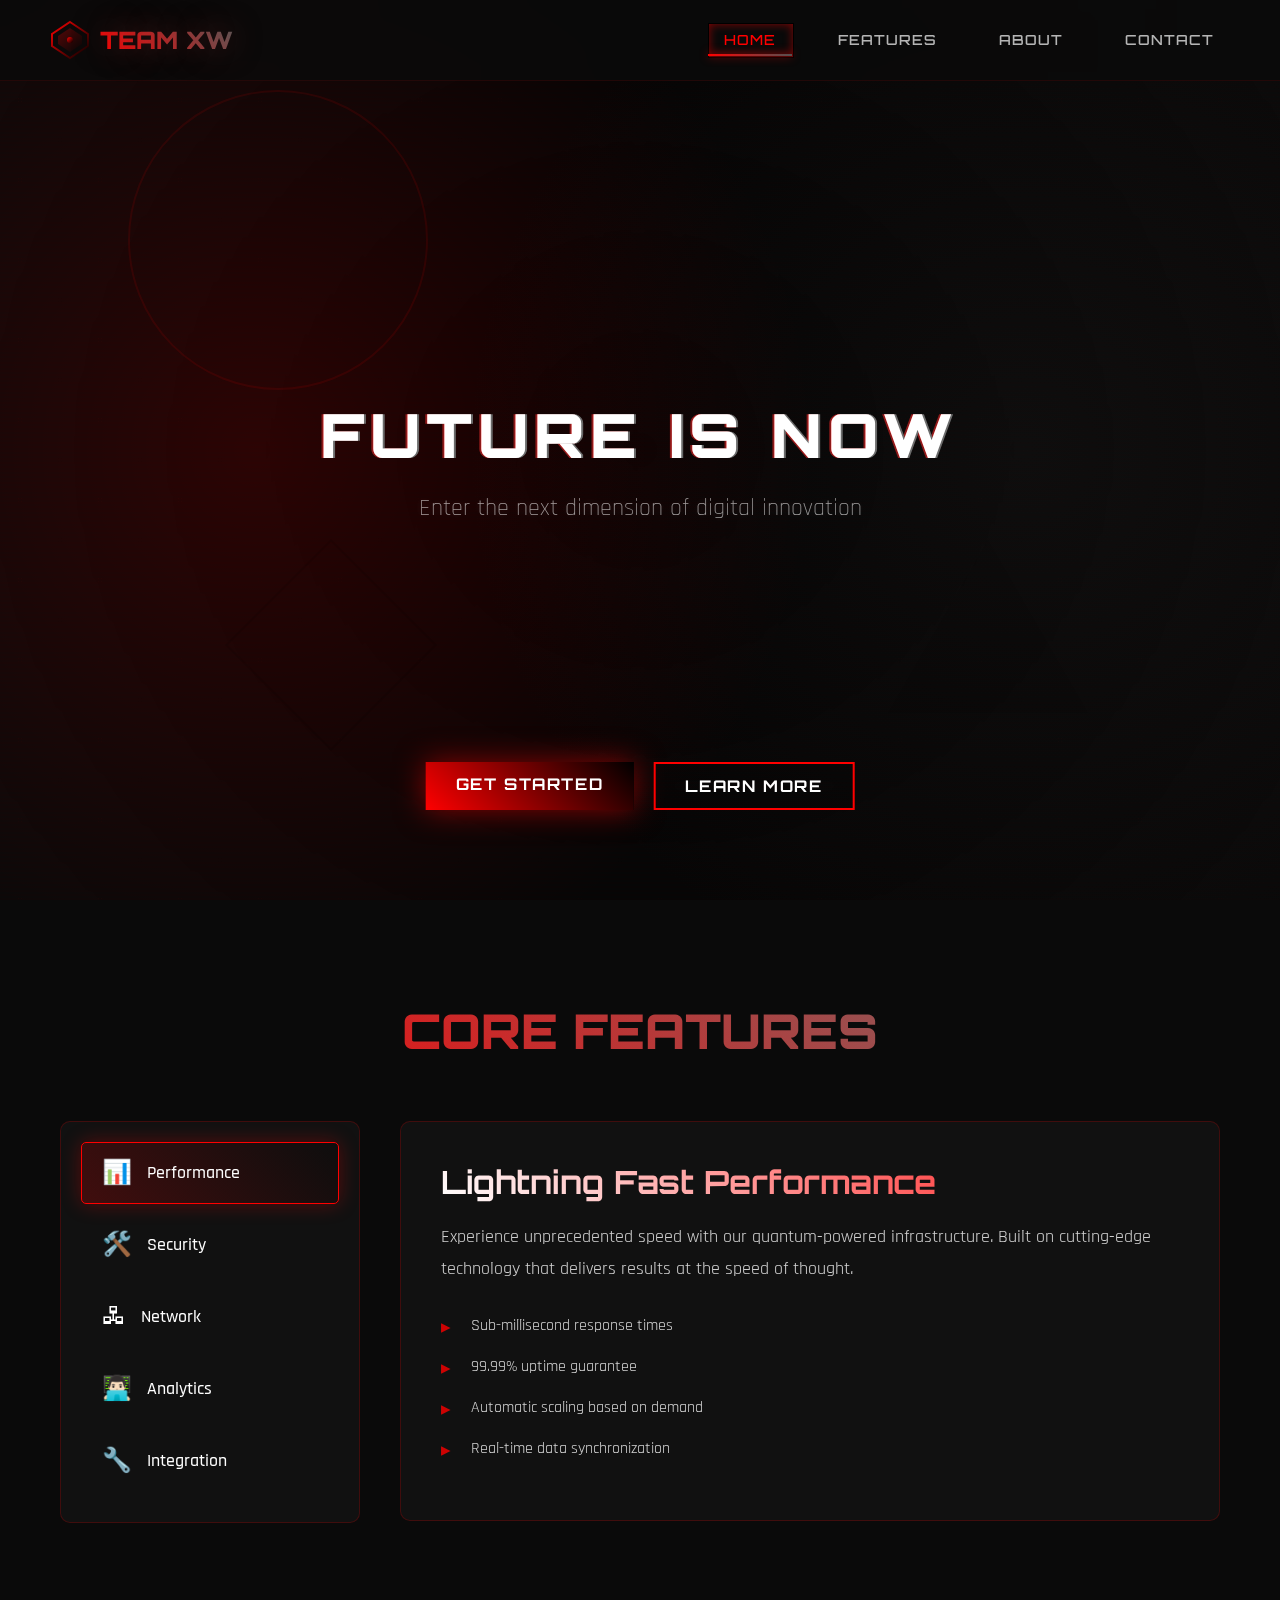
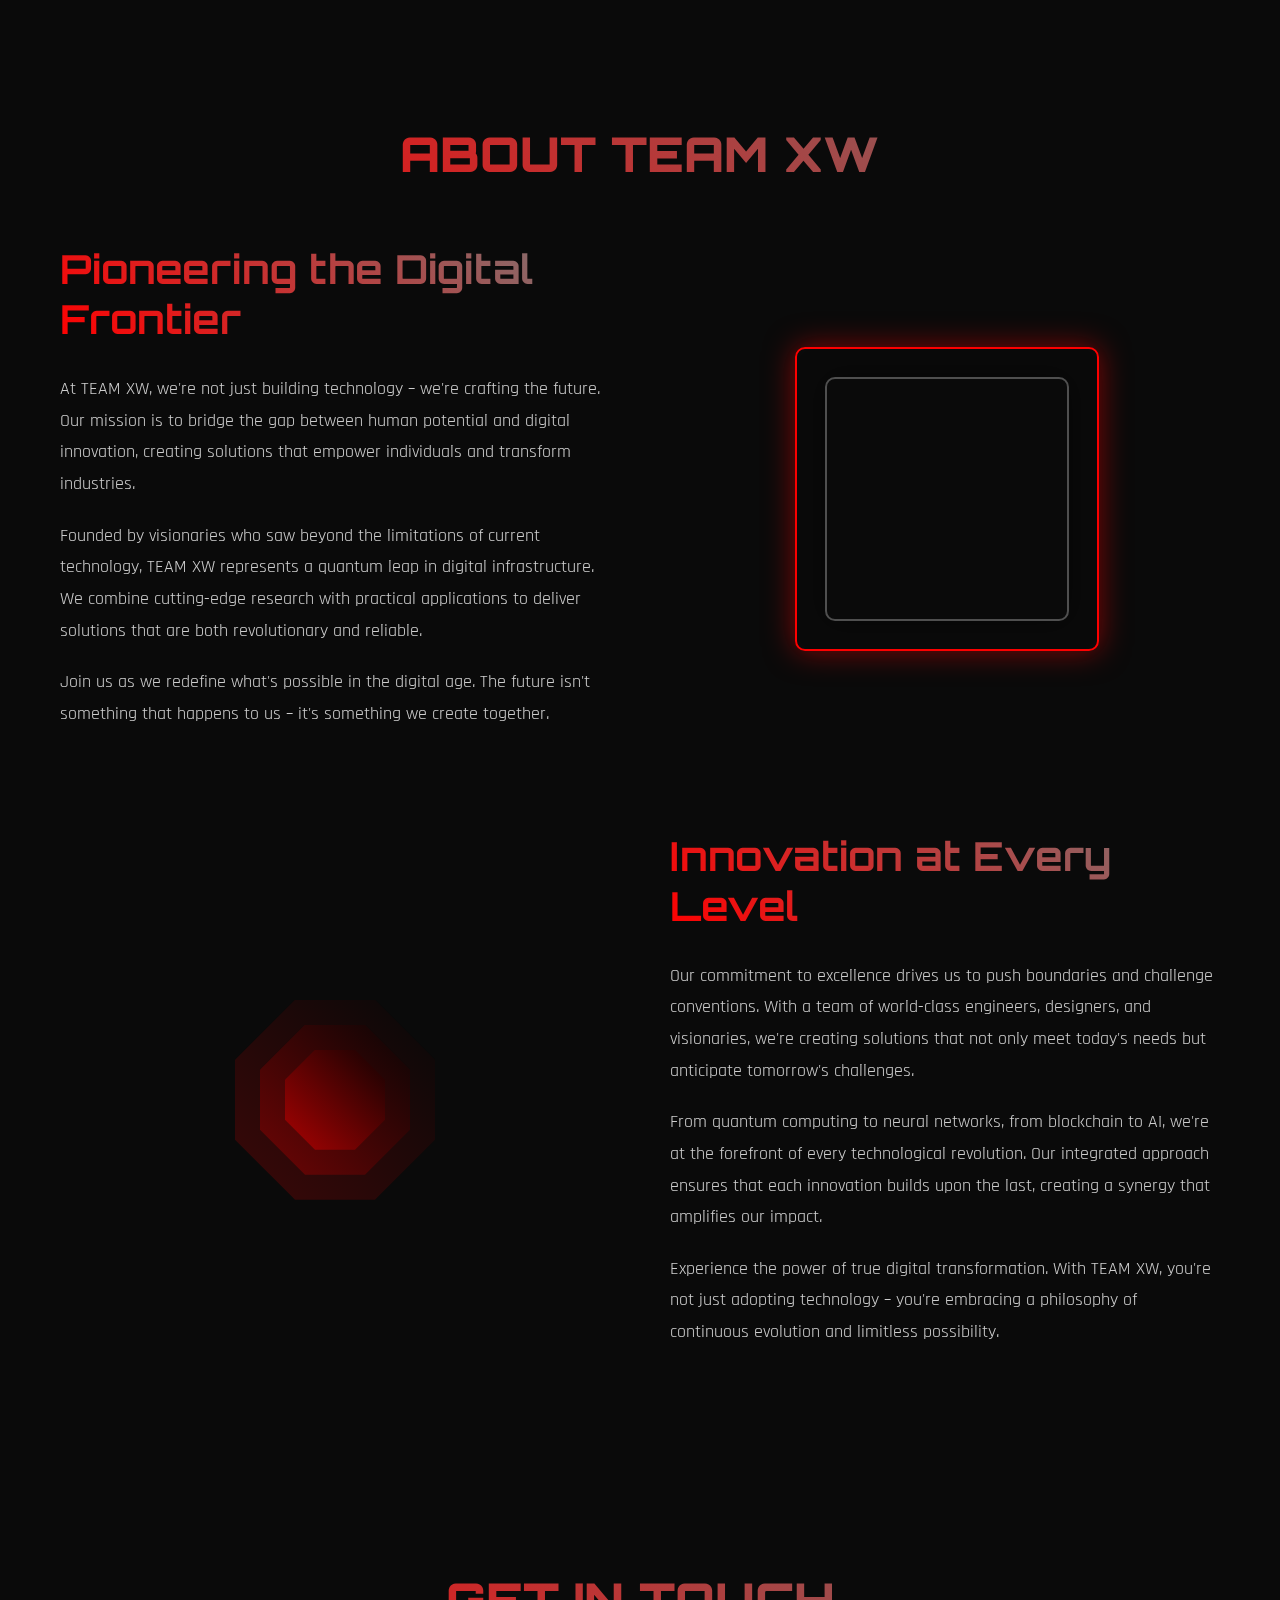
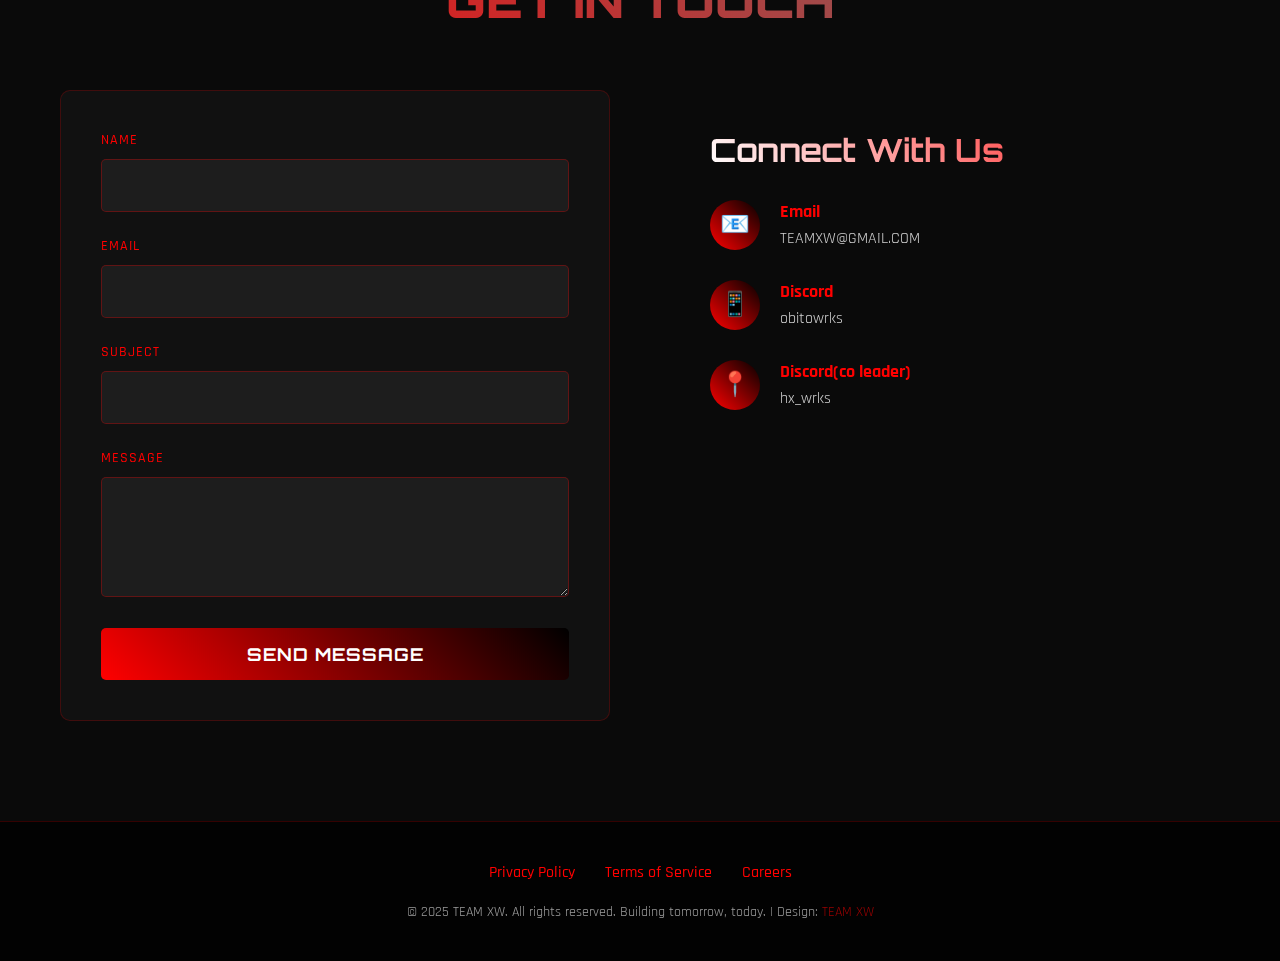
<file: index.html>
<!DOCTYPE html>
<html lang="en">
<head>
    <meta charset="UTF-8">
    <meta name="viewport" content="width=device-width, initial-scale=1.0">
    <title>TEAM XW</title>
    <link rel="icon" type="image/svg+xml" href="data:image/svg+xml,%3Csvg viewBox='0 0 40 40' xmlns='http://www.w3.org/2000/svg'%3E%3Cdefs%3E%3ClinearGradient id='logoGradient' x1='0%25' y1='0%25' x2='100%25' y2='100%25'%3E%3Cstop offset='0%25' style='stop-color:%23FF0000;stop-opacity:1' /%3E%3Cstop offset='100%25' style='stop-color:%23000000;stop-opacity:1' /%3E%3C/linearGradient%3E%3C/defs%3E%3Cpolygon points='20,2 38,14 38,26 20,38 2,26 2,14' fill='none' stroke='url(%23logoGradient)' stroke-width='2'/%3E%3Cpolygon points='20,8 32,16 32,24 20,32 8,24 8,16' fill='url(%23logoGradient)' opacity='0.3'/%3E%3Ccircle cx='20' cy='20' r='3' fill='url(%23logoGradient)'/%3E%3C/svg%3E">
    <link href="https://fonts.googleapis.com/css2?family=Orbitron:wght@400;700;900&family=Rajdhani:wght@300;400;500;700&display=swap" rel="stylesheet">
    <link href="teamxw.css" rel="stylesheet">

</head>
<body>
    <!-- Animated Grid Background -->
    <div class="grid-bg"></div>
    <div class="gradient-overlay"></div>
    <div class="scanlines"></div>

    <!-- Animated Shapes -->
    <div class="shapes-container">
        <div class="shape shape-circle"></div>
        <div class="shape shape-triangle"></div>
        <div class="shape shape-square"></div>
    </div>

    <!-- Floating Particles -->
    <div id="particles"></div>

    <!-- Navigation -->
    <nav id="navbar">
        <div class="nav-container">
            <a href="#home" class="logo-link">
                <svg class="logo-svg" viewBox="0 0 40 40" xmlns="http://www.w3.org/2000/svg">
                    <defs>
                        <linearGradient id="logoGradient" x1="0%" y1="0%" x2="100%" y2="100%">
                            <stop offset="0%" style="stop-color:#FF0000;stop-opacity:1" />
                            <stop offset="100%" style="stop-color:#000000;stop-opacity:1" />
                        </linearGradient>
                    </defs>
                    <polygon points="20,2 38,14 38,26 20,38 2,26 2,14" fill="none" stroke="url(#logoGradient)" stroke-width="2"/>
                    <polygon points="20,8 32,16 32,24 20,32 8,24 8,16" fill="url(#logoGradient)" opacity="0.3"/>
                    <circle cx="20" cy="20" r="3" fill="url(#logoGradient)"/>
                </svg>
                <span class="logo-text">TEAM XW</span>
            </a>
            <ul class="nav-links" id="navLinks">
                <li><a href="#home" class="nav-link">Home</a></li>
                <li><a href="#features" class="nav-link">Features</a></li>
                <li><a href="#about" class="nav-link">About</a></li>
                <li><a href="#contact" class="nav-link">Contact</a></li>
            </ul>
            <div class="menu-toggle" id="menuToggle">
                <span></span>
                <span></span>
                <span></span>
            </div>
        </div>
    </nav>

    <!-- Hero Section -->
    <section class="hero" id="home">
        <div class="hero-content">
            <div class="text-rotator">
                <div class="text-set active">
                    <h1 class="glitch-text" data-text="FUTURE IS NOW">FUTURE IS NOW</h1>
                    <p class="subtitle">Enter the next dimension of digital innovation</p>
                </div>
                <div class="text-set">
                    <h1 class="glitch-text" data-text="BEYOND LIMITS">BEYOND LIMITS</h1>
                    <p class="subtitle">Where technology meets infinite possibilities</p>
                </div>
                <div class="text-set">
                    <h1 class="glitch-text" data-text="ELECTRIC DREAMS">TEAM XW</h1>
                    <p class="subtitle">Powering tomorrow's digital revolution today</p>
                </div>
            </div>
        </div>
        <div class="cta-container">
            <a href="#features" class="cta-button cta-primary">Get Started</a>
            <a href="#about" class="cta-button cta-secondary">Learn More</a>
        </div>
    </section>

    <!-- Features Section with Tabs -->
    <section class="features" id="features">
        <h2 class="section-title">Core Features</h2>
        <div class="features-container">
            <div class="feature-tabs">
                <div class="tab-item active" data-tab="performance">
                    <span class="tab-icon">📊</span>
                    <span>Performance</span>
                </div>
                <div class="tab-item" data-tab="security">
                    <span class="tab-icon">🛠️</span>
                    <span>Security</span>
                </div>
                <div class="tab-item" data-tab="network">
                    <span class="tab-icon">🖧</span>
                    <span>Network</span>
                </div>
                <div class="tab-item" data-tab="analytics">
                    <span class="tab-icon">👨🏻‍💻</span>
                    <span>Analytics</span>
                </div>
                <div class="tab-item" data-tab="integration">
                    <span class="tab-icon">🔧</span>
                    <span>Integration</span>
                </div>
            </div>
            <div class="feature-content">
                <div class="content-panel active" id="performance">
                    <h3>Lightning Fast Performance</h3>
                    <p>Experience unprecedented speed with our quantum-powered infrastructure. Built on cutting-edge technology that delivers results at the speed of thought.</p>
                    <ul class="feature-list">
                        <li>Sub-millisecond response times</li>
                        <li>99.99% uptime guarantee</li>
                        <li>Automatic scaling based on demand</li>
                        <li>Real-time data synchronization</li>
                    </ul>
                </div>
                <div class="content-panel" id="security">
                    <h3>Military-Grade Security</h3>
                    <p>Your data is protected by the most advanced encryption protocols available. Multi-layered security ensures complete protection against cyber threats.</p>
                    <ul class="feature-list">
                        <li>256-bit AES encryption</li>
                        <li>Biometric authentication</li>
                        <li>Zero-knowledge architecture</li>
                        <li>Real-time threat detection</li>
                        <li>Automated security updates</li>
                    </ul>
                </div>
                <div class="content-panel" id="network">
                    <h3>Global Neural Network</h3>
                    <p>Connect to our worldwide infrastructure that spans across continents. Seamless integration with existing systems and future-proof architecture.</p>
                    <ul class="feature-list">
                        <li>200+ global data centers</li>
                        <li>Intelligent routing algorithms</li>
                        <li>Cross-platform compatibility</li>
                        <li>5G and satellite connectivity</li>
                        <li>Decentralized architecture</li>
                    </ul>
                </div>
                <div class="content-panel" id="analytics">
                    <h3>Advanced Analytics</h3>
                    <p>Harness the power of AI-driven insights to make data-driven decisions. Real-time analytics and predictive modeling at your fingertips.</p>
                    <ul class="feature-list">
                        <li>Machine learning algorithms</li>
                        <li>Predictive analytics</li>
                        <li>Custom dashboard creation</li>
                        <li>Real-time data visualization</li>
                        <li>Automated reporting</li>
                    </ul>
                </div>
                <div class="content-panel" id="integration">
                    <h3>Seamless Integration</h3>
                    <p>Connect with thousands of apps and services through our universal API. Built to work with your existing tools and workflows.</p>
                    <ul class="feature-list">
                        <li>RESTful API architecture</li>
                        <li>WebSocket support</li>
                        <li>SDK for major platforms</li>
                        <li>One-click integrations</li>
                        <li>Custom webhook support</li>
                    </ul>
                </div>
            </div>
        </div>
    </section>

    <!-- About Section -->
    <section class="about" id="about">
        <h2 class="section-title">About TEAM XW</h2>
        <div class="about-content">
            <div class="about-text">
                <h2>Pioneering the Digital Frontier</h2>
                <p>At TEAM XW, we're not just building technology – we're crafting the future. Our mission is to bridge the gap between human potential and digital innovation, creating solutions that empower individuals and transform industries.</p>
                <p>Founded by visionaries who saw beyond the limitations of current technology, TEAM XW represents a quantum leap in digital infrastructure. We combine cutting-edge research with practical applications to deliver solutions that are both revolutionary and reliable.</p>
                <p>Join us as we redefine what's possible in the digital age. The future isn't something that happens to us – it's something we create together.</p>
            </div>
            <div class="about-visual">
                <div class="about-graphic"></div>
            </div>
        </div>
        
        <!-- Second row with reversed layout -->
        <div class="about-content" style="margin-top: 80px;">
            <div class="about-visual">
                <div class="about-graphic-alt">
                    <div class="hexagon"></div>
                    <div class="hexagon"></div>
                    <div class="hexagon"></div>
                </div>
            </div>
            <div class="about-text">
                <h2>Innovation at Every Level</h2>
                <p>Our commitment to excellence drives us to push boundaries and challenge conventions. With a team of world-class engineers, designers, and visionaries, we're creating solutions that not only meet today's needs but anticipate tomorrow's challenges.</p>
                <p>From quantum computing to neural networks, from blockchain to AI, we're at the forefront of every technological revolution. Our integrated approach ensures that each innovation builds upon the last, creating a synergy that amplifies our impact.</p>
                <p>Experience the power of true digital transformation. With TEAM XW, you're not just adopting technology – you're embracing a philosophy of continuous evolution and limitless possibility.</p>
            </div>
        </div>
    </section>

    <!-- Contact Section -->
    <section class="contact" id="contact">
        <h2 class="section-title">Get In Touch</h2>
        <div class="contact-container">
            <div class="contact-form">
                <form id="contactForm">
                    <div class="form-group">
                        <label for="name">Name</label>
                        <input type="text" id="name" name="name" required>
                    </div>
                    <div class="form-group">
                        <label for="email">Email</label>
                        <input type="email" id="email" name="email" required>
                    </div>
                    <div class="form-group">
                        <label for="subject">Subject</label>
                        <input type="text" id="subject" name="subject" required>
                    </div>
                    <div class="form-group">
                        <label for="message">Message</label>
                        <textarea id="message" name="message" required></textarea>
                    </div>
                    <button type="submit" class="submit-btn">Send Message</button>
                </form>
            </div>
            <div class="contact-info">
                <h3>Connect With Us</h3>
                <div class="info-item">
                    <div class="info-icon">📧</div>
                    <div class="info-details">
                        <h4>Email</h4>
                        <p>TEAMXW@GMAIL.COM</p>
                    </div>
                </div>
                <div class="info-item">
                    <div class="info-icon">📱</div>
                    <div class="info-details">
                        <h4>Discord</h4>
                        <p>obitowrks</p>
                    </div>
                </div>
                <div class="info-item">
                    <div class="info-icon">📍</div>
                    <div class="info-details">
                        <h4>Discord(co leader) </h4>
                        <p>hx_wrks</p>
                    </div>
                </div>
        </div>
    </section>

    <!-- Footer -->
    <footer>
        <div class="footer-content">
            <div class="footer-links">
                <a href="#privacy">Privacy Policy</a>
                <a href="#terms">Terms of Service</a>
                <a href="#careers">Careers</a>
            </div>
            <p class="copyright">© 2025 TEAM XW. All rights reserved. Building tomorrow, today. | Design: <a href="TEAM XW.com" target="_blank" rel="nofollow noopener">TEAM XW</a></p>
        </div>
    </footer>
<script src="teamxw.js"></script>
</body>
</html>
</file>
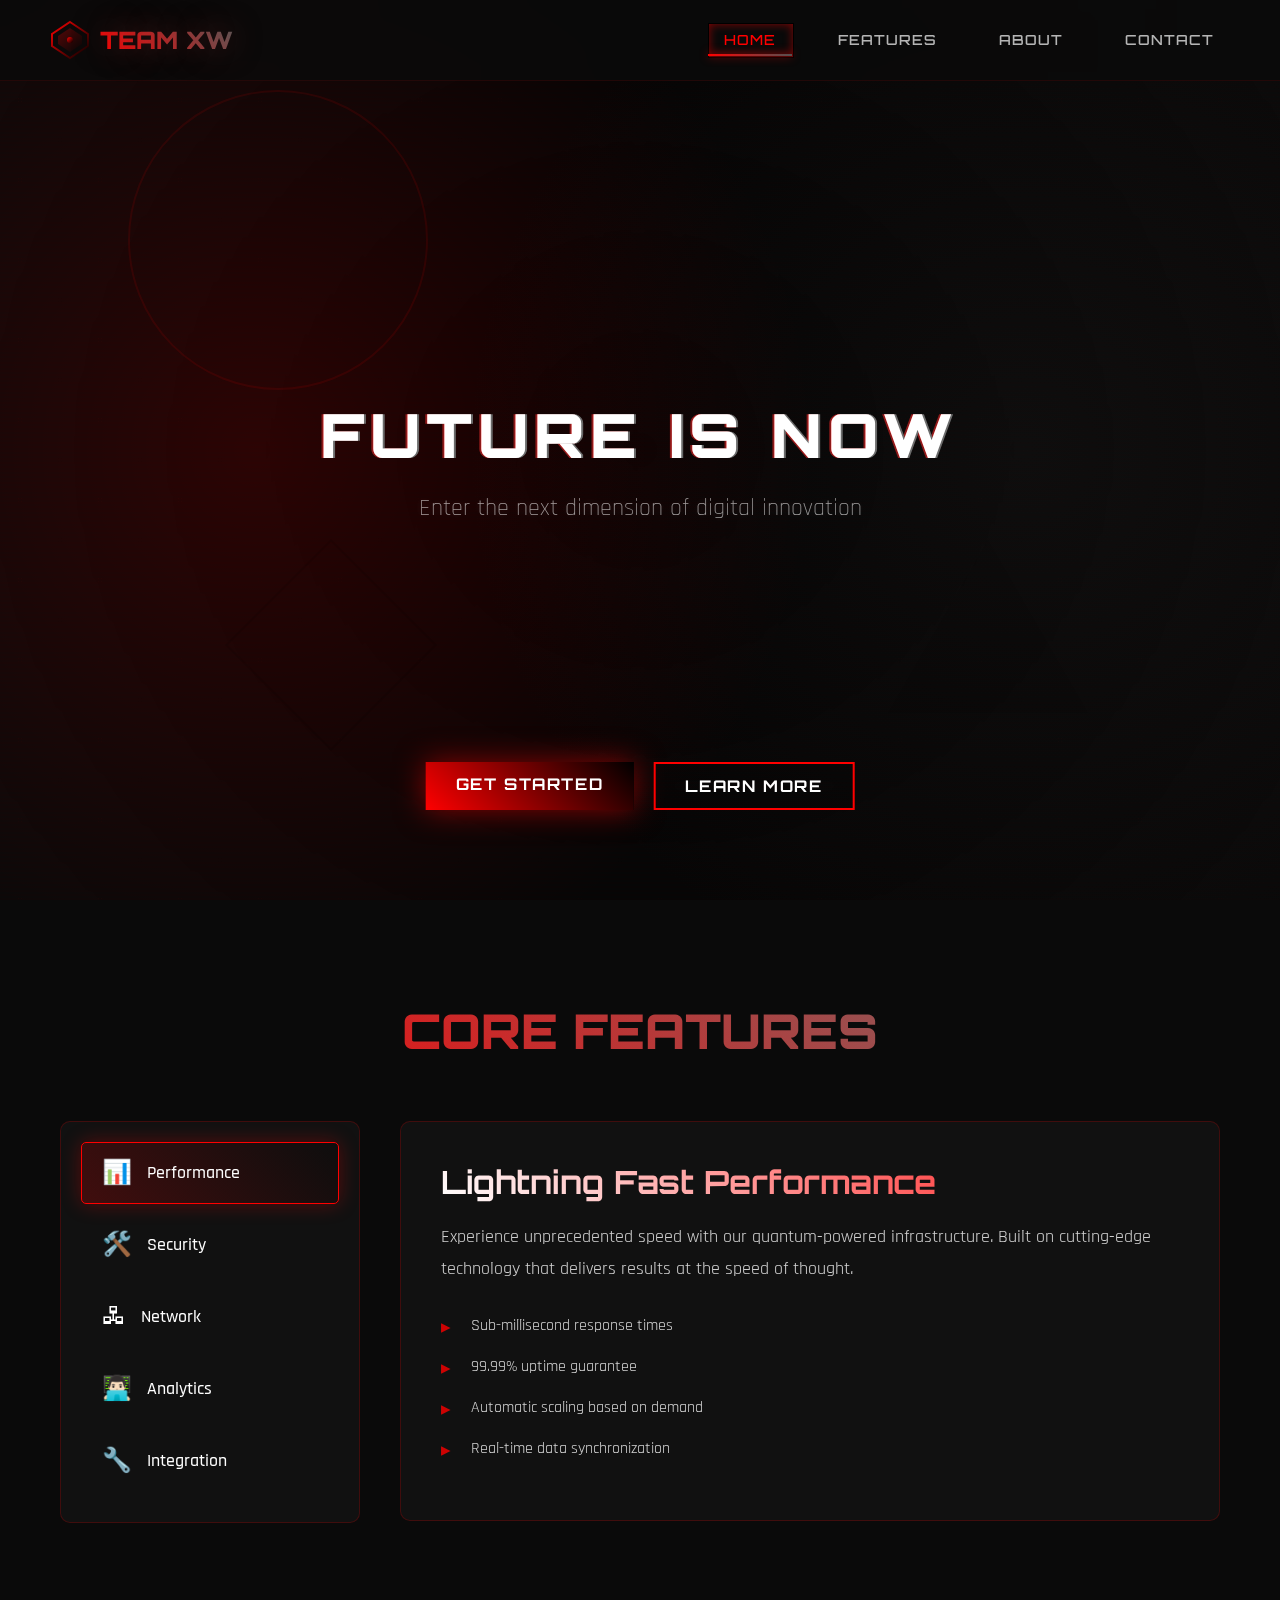
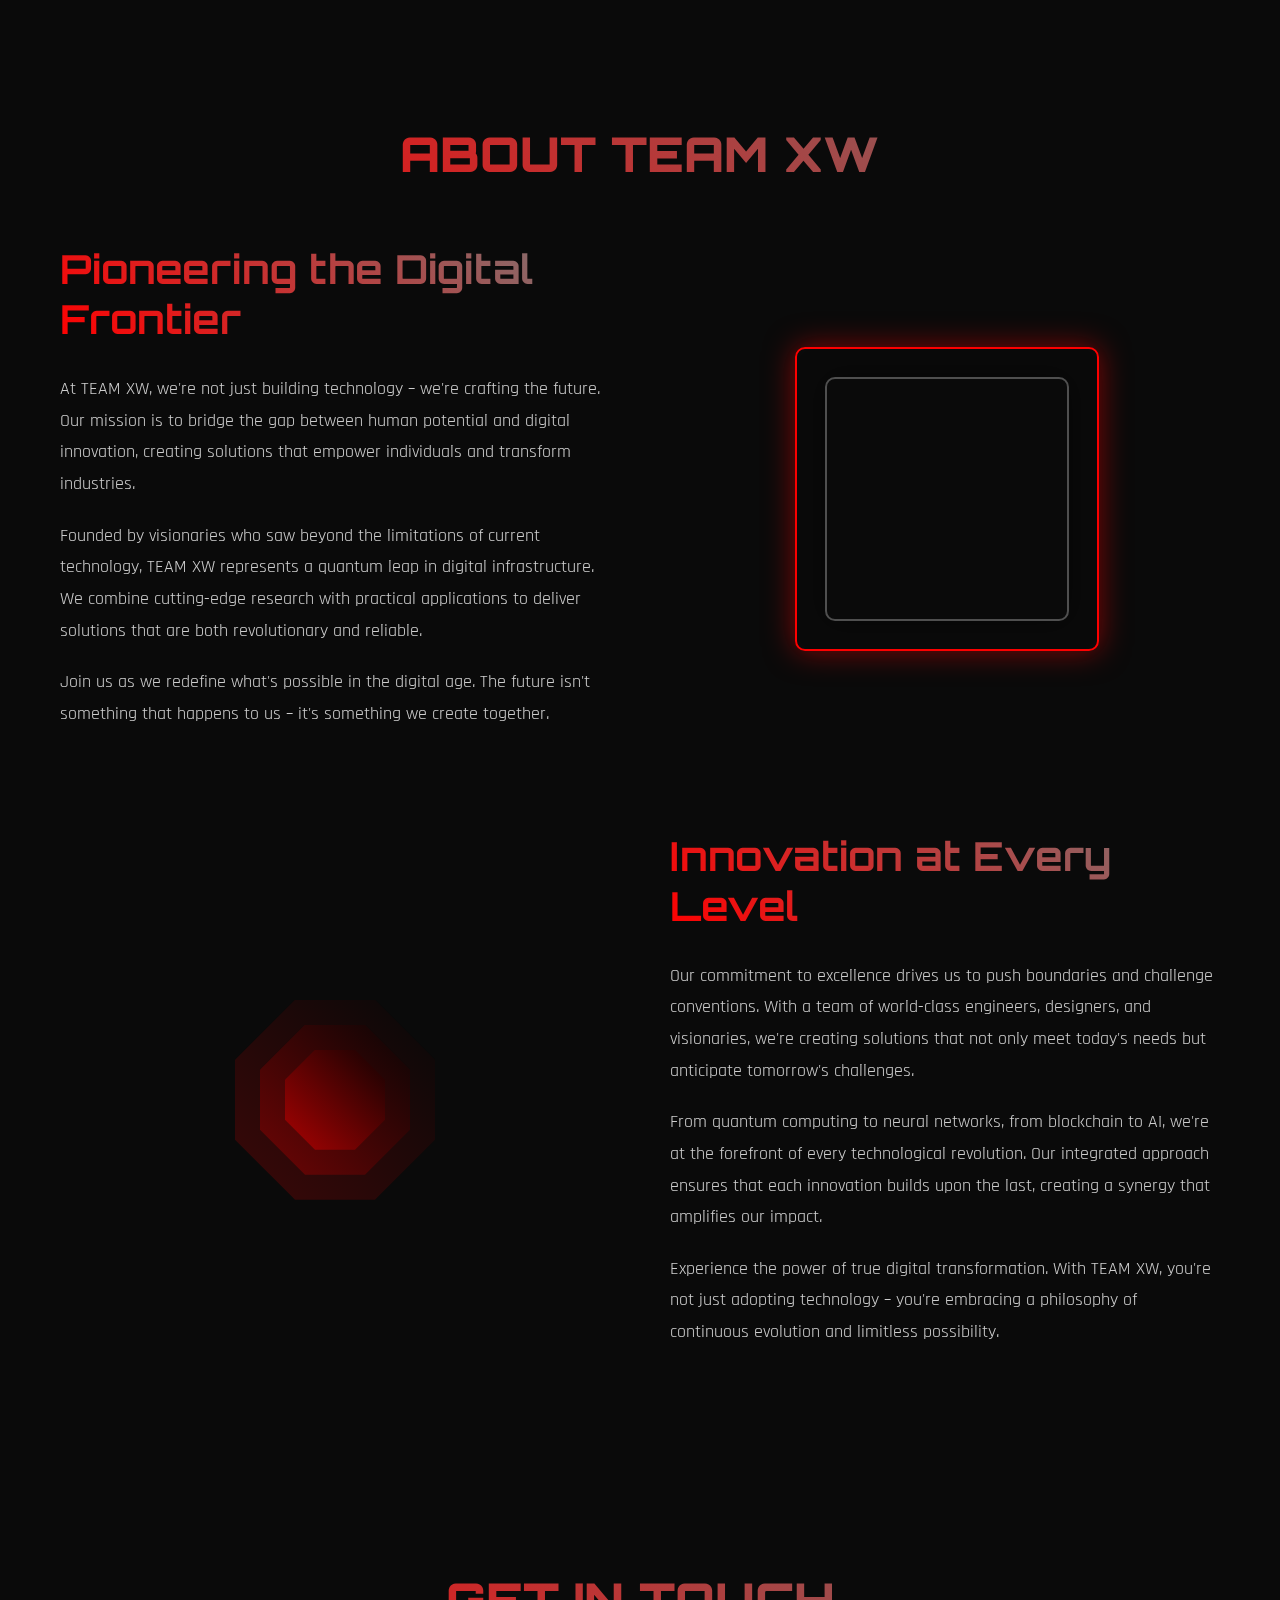
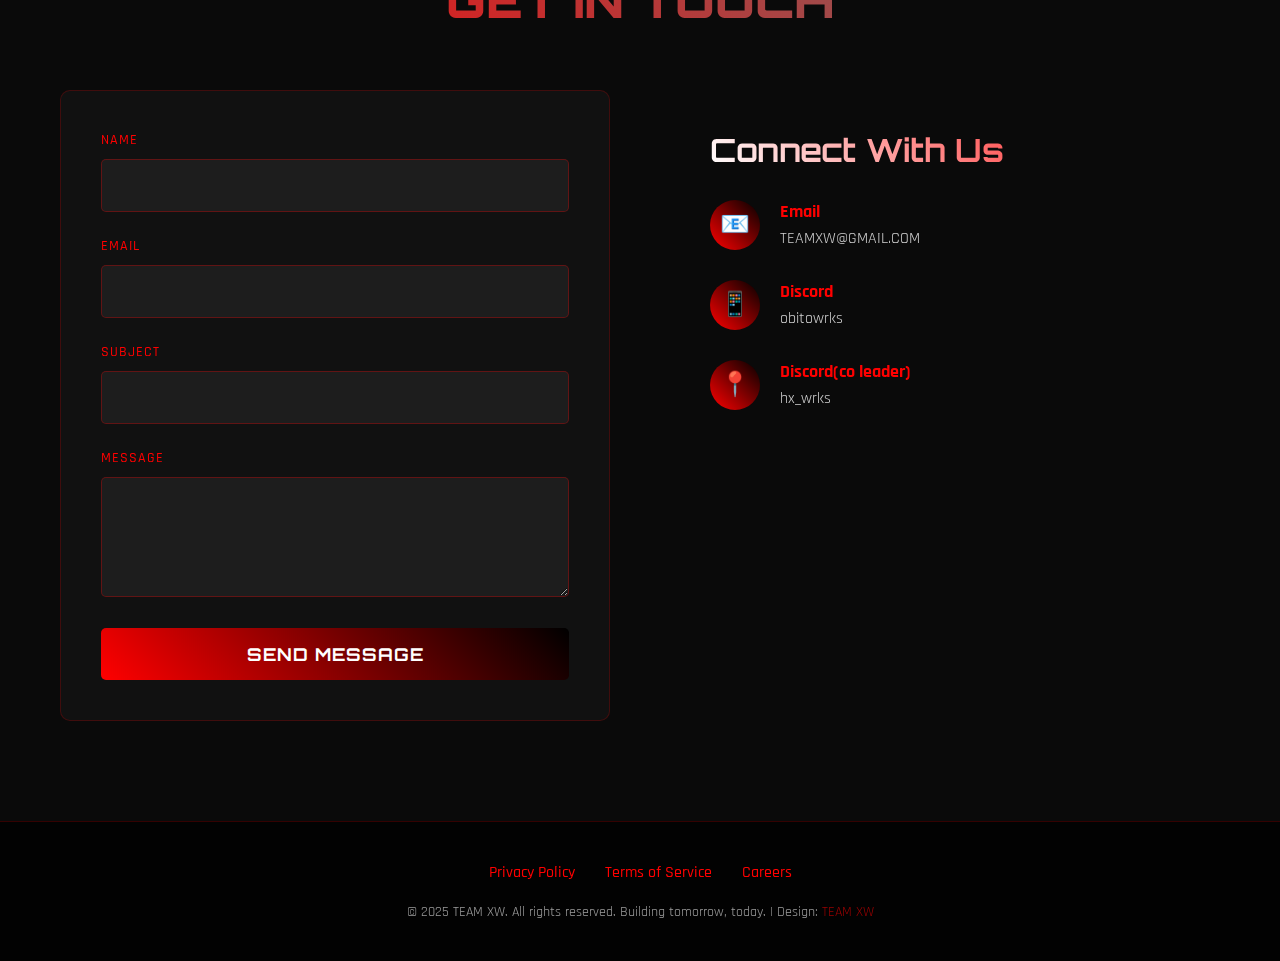
<file: index (2).html>
<!DOCTYPE html>
<html lang="en">
<head>
    <meta charset="UTF-8">
    <meta name="viewport" content="width=device-width, initial-scale=1.0">
    <title>TEAM XW</title>
    <link rel="icon" type="image/svg+xml" href="data:image/svg+xml,%3Csvg viewBox='0 0 40 40' xmlns='http://www.w3.org/2000/svg'%3E%3Cdefs%3E%3ClinearGradient id='logoGradient' x1='0%25' y1='0%25' x2='100%25' y2='100%25'%3E%3Cstop offset='0%25' style='stop-color:%23FF0000;stop-opacity:1' /%3E%3Cstop offset='100%25' style='stop-color:%23000000;stop-opacity:1' /%3E%3C/linearGradient%3E%3C/defs%3E%3Cpolygon points='20,2 38,14 38,26 20,38 2,26 2,14' fill='none' stroke='url(%23logoGradient)' stroke-width='2'/%3E%3Cpolygon points='20,8 32,16 32,24 20,32 8,24 8,16' fill='url(%23logoGradient)' opacity='0.3'/%3E%3Ccircle cx='20' cy='20' r='3' fill='url(%23logoGradient)'/%3E%3C/svg%3E">
    <link href="https://fonts.googleapis.com/css2?family=Orbitron:wght@400;700;900&family=Rajdhani:wght@300;400;500;700&display=swap" rel="stylesheet">
    <link href="teamxw.css" rel="stylesheet">

</head>
<body>
    <!-- Animated Grid Background -->
    <div class="grid-bg"></div>
    <div class="gradient-overlay"></div>
    <div class="scanlines"></div>

    <!-- Animated Shapes -->
    <div class="shapes-container">
        <div class="shape shape-circle"></div>
        <div class="shape shape-triangle"></div>
        <div class="shape shape-square"></div>
    </div>

    <!-- Floating Particles -->
    <div id="particles"></div>

    <!-- Navigation -->
    <nav id="navbar">
        <div class="nav-container">
            <a href="#home" class="logo-link">
                <svg class="logo-svg" viewBox="0 0 40 40" xmlns="http://www.w3.org/2000/svg">
                    <defs>
                        <linearGradient id="logoGradient" x1="0%" y1="0%" x2="100%" y2="100%">
                            <stop offset="0%" style="stop-color:#FF0000;stop-opacity:1" />
                            <stop offset="100%" style="stop-color:#000000;stop-opacity:1" />
                        </linearGradient>
                    </defs>
                    <polygon points="20,2 38,14 38,26 20,38 2,26 2,14" fill="none" stroke="url(#logoGradient)" stroke-width="2"/>
                    <polygon points="20,8 32,16 32,24 20,32 8,24 8,16" fill="url(#logoGradient)" opacity="0.3"/>
                    <circle cx="20" cy="20" r="3" fill="url(#logoGradient)"/>
                </svg>
                <span class="logo-text">TEAM XW</span>
            </a>
            <ul class="nav-links" id="navLinks">
                <li><a href="#home" class="nav-link">Home</a></li>
                <li><a href="#features" class="nav-link">Features</a></li>
                <li><a href="#about" class="nav-link">About</a></li>
                <li><a href="#contact" class="nav-link">Contact</a></li>
            </ul>
            <div class="menu-toggle" id="menuToggle">
                <span></span>
                <span></span>
                <span></span>
            </div>
        </div>
    </nav>

    <!-- Hero Section -->
    <section class="hero" id="home">
        <div class="hero-content">
            <div class="text-rotator">
                <div class="text-set active">
                    <h1 class="glitch-text" data-text="FUTURE IS NOW">FUTURE IS NOW</h1>
                    <p class="subtitle">Enter the next dimension of digital innovation</p>
                </div>
                <div class="text-set">
                    <h1 class="glitch-text" data-text="BEYOND LIMITS">BEYOND LIMITS</h1>
                    <p class="subtitle">Where technology meets infinite possibilities</p>
                </div>
                <div class="text-set">
                    <h1 class="glitch-text" data-text="ELECTRIC DREAMS">TEAM XW</h1>
                    <p class="subtitle">Powering tomorrow's digital revolution today</p>
                </div>
            </div>
        </div>
        <div class="cta-container">
            <a href="#features" class="cta-button cta-primary">Get Started</a>
            <a href="#about" class="cta-button cta-secondary">Learn More</a>
        </div>
    </section>

    <!-- Features Section with Tabs -->
    <section class="features" id="features">
        <h2 class="section-title">Core Features</h2>
        <div class="features-container">
            <div class="feature-tabs">
                <div class="tab-item active" data-tab="performance">
                    <span class="tab-icon">📊</span>
                    <span>Performance</span>
                </div>
                <div class="tab-item" data-tab="security">
                    <span class="tab-icon">🛠️</span>
                    <span>Security</span>
                </div>
                <div class="tab-item" data-tab="network">
                    <span class="tab-icon">🖧</span>
                    <span>Network</span>
                </div>
                <div class="tab-item" data-tab="analytics">
                    <span class="tab-icon">👨🏻‍💻</span>
                    <span>Analytics</span>
                </div>
                <div class="tab-item" data-tab="integration">
                    <span class="tab-icon">🔧</span>
                    <span>Integration</span>
                </div>
            </div>
            <div class="feature-content">
                <div class="content-panel active" id="performance">
                    <h3>Lightning Fast Performance</h3>
                    <p>Experience unprecedented speed with our quantum-powered infrastructure. Built on cutting-edge technology that delivers results at the speed of thought.</p>
                    <ul class="feature-list">
                        <li>Sub-millisecond response times</li>
                        <li>99.99% uptime guarantee</li>
                        <li>Automatic scaling based on demand</li>
                        <li>Real-time data synchronization</li>
                    </ul>
                </div>
                <div class="content-panel" id="security">
                    <h3>Military-Grade Security</h3>
                    <p>Your data is protected by the most advanced encryption protocols available. Multi-layered security ensures complete protection against cyber threats.</p>
                    <ul class="feature-list">
                        <li>256-bit AES encryption</li>
                        <li>Biometric authentication</li>
                        <li>Zero-knowledge architecture</li>
                        <li>Real-time threat detection</li>
                        <li>Automated security updates</li>
                    </ul>
                </div>
                <div class="content-panel" id="network">
                    <h3>Global Neural Network</h3>
                    <p>Connect to our worldwide infrastructure that spans across continents. Seamless integration with existing systems and future-proof architecture.</p>
                    <ul class="feature-list">
                        <li>200+ global data centers</li>
                        <li>Intelligent routing algorithms</li>
                        <li>Cross-platform compatibility</li>
                        <li>5G and satellite connectivity</li>
                        <li>Decentralized architecture</li>
                    </ul>
                </div>
                <div class="content-panel" id="analytics">
                    <h3>Advanced Analytics</h3>
                    <p>Harness the power of AI-driven insights to make data-driven decisions. Real-time analytics and predictive modeling at your fingertips.</p>
                    <ul class="feature-list">
                        <li>Machine learning algorithms</li>
                        <li>Predictive analytics</li>
                        <li>Custom dashboard creation</li>
                        <li>Real-time data visualization</li>
                        <li>Automated reporting</li>
                    </ul>
                </div>
                <div class="content-panel" id="integration">
                    <h3>Seamless Integration</h3>
                    <p>Connect with thousands of apps and services through our universal API. Built to work with your existing tools and workflows.</p>
                    <ul class="feature-list">
                        <li>RESTful API architecture</li>
                        <li>WebSocket support</li>
                        <li>SDK for major platforms</li>
                        <li>One-click integrations</li>
                        <li>Custom webhook support</li>
                    </ul>
                </div>
            </div>
        </div>
    </section>

    <!-- About Section -->
    <section class="about" id="about">
        <h2 class="section-title">About TEAM XW</h2>
        <div class="about-content">
            <div class="about-text">
                <h2>Pioneering the Digital Frontier</h2>
                <p>At TEAM XW, we're not just building technology – we're crafting the future. Our mission is to bridge the gap between human potential and digital innovation, creating solutions that empower individuals and transform industries.</p>
                <p>Founded by visionaries who saw beyond the limitations of current technology, TEAM XW represents a quantum leap in digital infrastructure. We combine cutting-edge research with practical applications to deliver solutions that are both revolutionary and reliable.</p>
                <p>Join us as we redefine what's possible in the digital age. The future isn't something that happens to us – it's something we create together.</p>
            </div>
            <div class="about-visual">
                <div class="about-graphic"></div>
            </div>
        </div>
        
        <!-- Second row with reversed layout -->
        <div class="about-content" style="margin-top: 80px;">
            <div class="about-visual">
                <div class="about-graphic-alt">
                    <div class="hexagon"></div>
                    <div class="hexagon"></div>
                    <div class="hexagon"></div>
                </div>
            </div>
            <div class="about-text">
                <h2>Innovation at Every Level</h2>
                <p>Our commitment to excellence drives us to push boundaries and challenge conventions. With a team of world-class engineers, designers, and visionaries, we're creating solutions that not only meet today's needs but anticipate tomorrow's challenges.</p>
                <p>From quantum computing to neural networks, from blockchain to AI, we're at the forefront of every technological revolution. Our integrated approach ensures that each innovation builds upon the last, creating a synergy that amplifies our impact.</p>
                <p>Experience the power of true digital transformation. With TEAM XW, you're not just adopting technology – you're embracing a philosophy of continuous evolution and limitless possibility.</p>
            </div>
        </div>
    </section>

    <!-- Contact Section -->
    <section class="contact" id="contact">
        <h2 class="section-title">Get In Touch</h2>
        <div class="contact-container">
            <div class="contact-form">
                <form id="contactForm">
                    <div class="form-group">
                        <label for="name">Name</label>
                        <input type="text" id="name" name="name" required>
                    </div>
                    <div class="form-group">
                        <label for="email">Email</label>
                        <input type="email" id="email" name="email" required>
                    </div>
                    <div class="form-group">
                        <label for="subject">Subject</label>
                        <input type="text" id="subject" name="subject" required>
                    </div>
                    <div class="form-group">
                        <label for="message">Message</label>
                        <textarea id="message" name="message" required></textarea>
                    </div>
                    <button type="submit" class="submit-btn">Send Message</button>
                </form>
            </div>
            <div class="contact-info">
                <h3>Connect With Us</h3>
                <div class="info-item">
                    <div class="info-icon">📧</div>
                    <div class="info-details">
                        <h4>Email</h4>
                        <p>TEAMXW@GMAIL.COM</p>
                    </div>
                </div>
                <div class="info-item">
                    <div class="info-icon">📱</div>
                    <div class="info-details">
                        <h4>Discord</h4>
                        <p>obitowrks</p>
                    </div>
                </div>
                <div class="info-item">
                    <div class="info-icon">📍</div>
                    <div class="info-details">
                        <h4>Discord(co leader) </h4>
                        <p>hx_wrks</p>
                    </div>
                </div>
        </div>
    </section>

    <!-- Footer -->
    <footer>
        <div class="footer-content">
            <div class="footer-links">
                <a href="#privacy">Privacy Policy</a>
                <a href="#terms">Terms of Service</a>
                <a href="#careers">Careers</a>
            </div>
            <p class="copyright">© 2025 TEAM XW. All rights reserved. Building tomorrow, today. | Design: <a href="TEAM XW.com" target="_blank" rel="nofollow noopener">TEAM XW</a></p>
        </div>
    </footer>
<script src="teamxw.js"></script>
</body>
</html>
</file>
<file: teamxw.css>
/*

TemplateMo 596 Electric Xtra

https://templatemo.com/tm-596-electric-xtra

*/

@charset "utf-8";

/* CSS Document */

* {
            margin: 0;
            padding: 0;
            box-sizing: border-box;
        }

        body {
            font-family: 'Rajdhani', sans-serif;
            background: #0a0a0a;
            color: #ffffff;
            overflow-x: hidden;
            position: relative;
            font-weight: 400;
        }

        /* Animated background with hexagon pattern */
        .grid-bg {
            position: fixed;
            top: 0;
            left: 0;
            width: 100%;
            height: 100%;
            background-image: 
                radial-gradient(circle at 25% 25%, transparent 2%, rgb(255, 0, 0, 0.03) 2%, rgb(255, 0, 0, 0.03) 3%, transparent 3%),
                radial-gradient(circle at 75% 75%, transparent 2%, rgb(0, 0, 0, 0.03) 2%, rgb(0, 0, 0, 0.03) 3%, transparent 3%);
            background-size: 80px 80px;
            animation: grid-move 30s linear infinite;
            z-index: -2;
        }

        /* Animated shapes */
        .shapes-container {
            position: fixed;
            width: 100%;
            height: 100%;
            pointer-events: none;
            z-index: -1;
        }

        .shape {
            position: absolute;
            opacity: 0.1;
        }

        .shape-circle {
            width: 300px;
            height: 300px;
            border: 2px solid #ff0000;
            border-radius: 50%;
            top: 10%;
            left: 10%;
            animation: float-rotate 20s ease-in-out infinite;
        }

        .shape-triangle {
            width: 0;
            height: 0;
            border-left: 100px solid transparent;
            border-right: 100px solid transparent;
            border-bottom: 173px solid rgb(0, 0, 0, 0.2);
            top: 60%;
            right: 15%;
            animation: float-rotate 25s ease-in-out infinite reverse;
        }

        .shape-square {
            width: 150px;
            height: 150px;
            border: 2px solid #000000;
            transform: rotate(45deg);
            bottom: 20%;
            left: 20%;
            animation: float-rotate 22s ease-in-out infinite;
        }

        @keyframes float-rotate {
            0%, 100% {
                transform: translateY(0) rotate(0deg) scale(1);
            }
            25% {
                transform: translateY(-30px) rotate(90deg) scale(1.1);
            }
            50% {
                transform: translateY(20px) rotate(180deg) scale(0.9);
            }
            75% {
                transform: translateY(-10px) rotate(270deg) scale(1.05);
            }
        }

        /* Gradient overlay */
        .gradient-overlay {
            position: fixed;
            top: 0;
            left: 0;
            width: 100%;
            height: 100%;
            background: radial-gradient(circle at 20% 50%, rgb(255, 0, 0, 0.15) 0%, transparent 50%),
                        radial-gradient(circle at 80% 50%, rgb(61, 61, 61, 0.15) 0%, transparent 50%),
                        radial-gradient(circle at 50% 50%, rgb(0, 0, 0, 0.8) 0%, transparent 100%);
            z-index: -1;
            animation: gradient-shift 10s ease-in-out infinite;
        }

        @keyframes gradient-shift {
            0%, 100% { transform: scale(1) rotate(0deg); }
            50% { transform: scale(1.1) rotate(180deg); }
        }

        @keyframes grid-move {
            0% { transform: translate(0, 0); }
            100% { transform: translate(80px, 80px); }
        }

        /* Floating particles */
        .particle {
            position: fixed;
            pointer-events: none;
            opacity: 0;
            z-index: 1;
        }

        .particle::before {
            content: '';
            position: absolute;
            width: 2px;
            height: 2px;
            background: #ff0000;
            box-shadow: 0 0 10px #ff0000, 0 0 20px #ff0000;
            animation: float-up 15s linear infinite;
        }

        @keyframes float-up {
            0% {
                transform: translateY(100vh) rotate(0deg);
                opacity: 0;
            }
            10% {
                opacity: 1;
            }
            90% {
                opacity: 1;
            }
            100% {
                transform: translateY(-100vh) rotate(720deg);
                opacity: 0;
            }
        }

        /* Navigation */
        nav {
            position: fixed;
            top: 0;
            width: 100%;
            padding: 20px 50px;
            background: rgba(10, 10, 10, 0.8);
            backdrop-filter: blur(10px);
            z-index: 1000;
            transition: all 0.3s ease;
            border-bottom: 1px solid rgb(255, 0, 0, 0.1);
        }

        nav.scrolled {
            padding: 15px 50px;
            background: rgba(10, 10, 10, 0.95);
            box-shadow: 0 5px 30px rgb(255, 0, 0, 0.2);
        }

        .nav-container {
            max-width: 1200px;
            margin: 0 auto;
            display: flex;
            justify-content: space-between;
            align-items: center;
        }

        .logo-link {
            display: flex;
            align-items: center;
            text-decoration: none;
            gap: 10px;
        }

        .logo-svg {
            width: 40px;
            height: 40px;
        }

        .logo-text {
            font-family: 'Orbitron', monospace;
            font-size: 24px;
            font-weight: 900;
            background: linear-gradient(45deg, #ff0000, #595959);
            -webkit-background-clip: text;
            -webkit-text-fill-color: transparent;
            animation: glow 2s ease-in-out infinite;
            text-shadow: 0 0 30px rgb(139, 50, 50, 0.5);
        }

        @keyframes glow {
            0%, 100% { 
                filter: brightness(1);
                text-shadow: 0 0 30px rgb(139, 50, 50, 0.5);
            }
            50% { 
                filter: brightness(1.5);
                text-shadow: 0 0 40px rgb(139, 50, 50, 0.5);
            }
        }

        .nav-links {
            display: flex;
            gap: 30px;
            list-style: none;
        }

        .nav-links a {
            text-decoration: none;
            color: #ffffff;
            position: relative;
            transition: all 0.3s ease;
            padding: 8px 16px;
            font-family: 'Orbitron', monospace;
            font-weight: 500;
            font-size: 14px;
            text-transform: uppercase;
            letter-spacing: 1px;
            opacity: 0.7;
        }

        .nav-links a.active {
            opacity: 1;
            color: #ff0000;
        }

        .nav-links a::before {
            content: '';
            position: absolute;
            top: 0;
            left: 0;
            width: 100%;
            height: 100%;
            border: 1px solid transparent;
            transition: all 0.3s ease;
        }

        .nav-links a:hover::before,
        .nav-links a.active::before {
            border-color: #000000;
            box-shadow: inset 0 0 10px rgb(255, 0, 0, 0.5);
        }

        .nav-links a::after {
            content: '';
            position: absolute;
            bottom: 0;
            left: 0;
            width: 0;
            height: 2px;
            background: linear-gradient(90deg, #ff0000, #525252);
            transition: width 0.3s ease;
            box-shadow: 0 0 10px rgb(255, 0, 0, 0.8);
        }

        .nav-links a:hover::after,
        .nav-links a.active::after {
            width: 100%;
        }

        /* Mobile menu */
        .menu-toggle {
            display: none;
            flex-direction: column;
            cursor: pointer;
            gap: 4px;
        }

        .menu-toggle span {
            width: 25px;
            height: 2px;
            background: #ff0000;
            transition: all 0.3s ease;
        }

        .menu-toggle.active span:nth-child(1) {
            transform: rotate(45deg) translate(5px, 5px);
        }

        .menu-toggle.active span:nth-child(2) {
            opacity: 0;
        }

        .menu-toggle.active span:nth-child(3) {
            transform: rotate(-45deg) translate(5px, -5px);
        }

        /* Hero Section */
        .hero {
            min-height: 100vh;
            display: flex;
            flex-direction: column;
            align-items: center;
            justify-content: center;
            position: relative;
            padding: 80px 20px 20px;
        }

        .hero-content {
            text-align: center;
            max-width: 1200px;
            animation: fade-in-up 1s ease-out;
            z-index: 10;
            width: 100%;
            flex: 1;
            display: flex;
            flex-direction: column;
            justify-content: center;
        }

        /* Text Rotator Styles */
        .text-rotator {
            position: relative;
            min-height: 100px;
            margin-bottom: 20px;
            display: flex;
            align-items: center;
            justify-content: center;
            width: 100%;
        }

        .text-set {
            position: absolute;
            width: 100%;
            opacity: 0;
            display: none;
        }

        .text-set.active {
            opacity: 1;
            display: block;
        }

        .glitch-text {
            font-family: 'Orbitron', monospace;
            font-size: clamp(0.98rem, 2.94vw, 2.4rem);
            font-weight: 900;
            position: relative;
            text-transform: uppercase;
            letter-spacing: 0.1em;
            text-shadow: 0 0 20px rgb(255, 0, 0, 0.5);
            overflow: hidden;
        }

        .char {
            display: inline-block;
            opacity: 0;
            transform: translateY(50px);
            animation: charFlyIn 0.5s ease-out forwards;
        }

        @keyframes charFlyIn {
            to {
                opacity: 1;
                transform: translateY(0);
            }
        }

        .char.out {
            animation: charFlyOut 0.3s ease-in forwards;
        }

        @keyframes charFlyOut {
            to {
                opacity: 0;
                transform: translateY(-30px) rotateX(90deg);
            }
        }

        .subtitle {
            font-size: 1.5rem;
            margin: 20px 0;
            opacity: 0;
            text-shadow: 0 0 10px rgba(255, 255, 255, 0.3);
            font-weight: 300;
        }

        .subtitle.visible {
            animation: subtitleFade 0.8s ease-out 0.5s forwards;
        }

        @keyframes subtitleFade {
            to {
                opacity: 0.6;
            }
        }

        @keyframes fade-in-up {
            from {
                opacity: 0;
                transform: translateY(30px);
            }
            to {
                opacity: 1;
                transform: translateY(0);
            }
        }

        .glitch-text {
            font-family: 'Orbitron', monospace;
            font-size: clamp(2.6rem, 10vw, 3.8rem);
            font-weight: 900;
            position: relative;
            text-transform: uppercase;
            letter-spacing: 0.1em;
            text-shadow: 0 0 20px rgb(255, 0, 0, 0.5);
        }

        .glitch-text::before,
        .glitch-text::after {
            content: attr(data-text);
            position: absolute;
            top: 0;
            left: 0;
            width: 100%;
            height: 100%;
        }

        .glitch-text::before {
            animation: glitch-1 0.5s infinite;
            color: #ff0000;
            z-index: -1;
            text-shadow: -2px 0 #8e1a1a;
        }

        .glitch-text::after {
            animation: glitch-2 0.5s infinite;
            color: #ffffff;
            z-index: -1;
            text-shadow: 2px 0 #6b6b6b;
        }

        @keyframes glitch-1 {
            0%, 100% { clip-path: inset(0 0 0 0); transform: translate(0); }
            20% { clip-path: inset(33% 0 33% 0); transform: translate(-2px); }
            40% { clip-path: inset(66% 0 0 0); transform: translate(2px); }
            60% { clip-path: inset(0 0 66% 0); transform: translate(1px); }
            80% { clip-path: inset(25% 0 50% 0); transform: translate(-1px); }
        }

        @keyframes glitch-2 {
            0%, 100% { clip-path: inset(0 0 0 0); transform: translate(0); }
            20% { clip-path: inset(50% 0 25% 0); transform: translate(2px); }
            40% { clip-path: inset(0 0 75% 0); transform: translate(-2px); }
            60% { clip-path: inset(75% 0 0 0); transform: translate(-1px); }
            80% { clip-path: inset(40% 0 40% 0); transform: translate(1px); }
        }

        .subtitle {
            font-size: 1.5rem;
            margin: 20px 0;
            opacity: 0.6;
            animation: fade-in 1s ease-out 0.5s both;
            text-shadow: 0 0 10px rgba(255, 255, 255, 0.3);
            font-weight: 300;
        }

        @keyframes fade-in {
            from { opacity: 0; }
            to { opacity: 0.6; }
        }

        .cta-container {
            position: absolute;
            bottom: 90px;
            left: 50%;
            transform: translateX(-50%);
            display: flex;
            gap: 20px;
            justify-content: center;
            flex-wrap: wrap;
            z-index: 100;
        }

        .cta-button {
            padding: 12px 30px;
            border: none;
            font-size: 1rem;
            cursor: pointer;
            position: relative;
            overflow: hidden;
            transition: all 0.3s ease;
            text-decoration: none;
            display: inline-block;
            text-transform: uppercase;
            letter-spacing: 0.1em;
            font-family: 'Orbitron', monospace;
            font-weight: 700;
        }

        .cta-primary {
            background: linear-gradient(45deg, #ff0000, #000000);
            color: #ffffff;
            animation: pulse 2s infinite;
            box-shadow: 0 0 30px rgb(255, 0, 0, 0.5);
        }

        @keyframes pulse {
            0%, 100% { 
                transform: scale(1);
                box-shadow: 0 0 30px rgb(255, 0, 0, 0.8);
            }
            50% { 
                transform: scale(1.05);
                box-shadow: 0 0 40px rgb(255, 0, 0, 0.8);
            }
        }

        .cta-secondary {
            background: transparent;
            color: #ffffff;
            border: 2px solid #ff0000;
            box-shadow: inset 0 0 20px rgb(0, 0, 0, 0.1);
        }

        .cta-button::before {
            content: '';
            position: absolute;
            top: 50%;
            left: 50%;
            width: 0;
            height: 0;
            background: rgba(255, 255, 255, 0.2);
            border-radius: 50%;
            transform: translate(-50%, -50%);
            transition: width 0.6s, height 0.6s;
        }

        .cta-button:hover::before {
            width: 300px;
            height: 300px;
        }

        .cta-secondary:hover {
            background: rgb(255, 0, 0, 0.1);
            color: white;
            transform: translateY(-2px);
            box-shadow: 0 10px 40px rgb(255, 0, 0, 0.4), inset 0 0 30px rgb(255, 0, 0, 0.2);
            border-color: #ffffff;
        }

        /* Features Section with Tabs */
        .features {
            padding: 100px 20px;
            max-width: 1200px;
            margin: 0 auto;
            position: relative;
        }

        .section-title {
            font-family: 'Orbitron', monospace;
            font-size: 3rem;
            font-weight: 900;
            text-align: center;
            margin-bottom: 60px;
            background: linear-gradient(45deg, #ff0000, #707070);
            -webkit-background-clip: text;
            -webkit-text-fill-color: transparent;
            text-transform: uppercase;
        }

        .features-container {
            display: grid;
            grid-template-columns: 300px 1fr;
            gap: 40px;
            align-items: start;
        }

        .feature-tabs {
            background: rgba(255, 255, 255, 0.03);
            border: 1px solid rgb(255, 0, 0, 0.2);
            border-radius: 10px;
            padding: 20px;
            backdrop-filter: blur(10px);
        }

        .tab-item {
            padding: 15px 20px;
            margin-bottom: 10px;
            cursor: pointer;
            border: 1px solid transparent;
            border-radius: 5px;
            transition: all 0.3s ease;
            font-weight: 500;
            display: flex;
            align-items: center;
            gap: 15px;
            font-size: 1.1rem;
        }

        .tab-item:hover {
            background: rgb(255, 0, 0, 0.1);
            border-color: rgb(255, 0, 0, 0.3);
        }

        .tab-item.active {
            background: linear-gradient(45deg, rgb(255, 0, 0, 0.2), rgb(0, 0, 0, 0.2));
            border-color: #ff0000;
            box-shadow: 0 0 20px rgb(255, 0, 0, 0.3);
        }

        .tab-icon {
            font-size: 1.5rem;
        }

        .feature-content {
            background: rgba(255, 255, 255, 0.03);
            border: 1px solid rgb(255, 0, 0, 0.2);
            border-radius: 10px;
            padding: 40px;
            backdrop-filter: blur(10px);
            min-height: 400px;
        }

        .content-panel {
            display: none;
            animation: fadeIn 0.5s ease;
        }

        .content-panel.active {
            display: block;
        }

        .content-panel h3 {
            font-family: 'Orbitron', monospace;
            font-size: 2rem;
            margin-bottom: 20px;
            background: linear-gradient(45deg, #ffffff, #ff0000);
            -webkit-background-clip: text;
            -webkit-text-fill-color: transparent;
        }

        .content-panel p {
            line-height: 1.8;
            opacity: 0.8;
            margin-bottom: 20px;
            font-size: 1.1rem;
        }

        .feature-list {
            list-style: none;
            margin-top: 20px;
        }

        .feature-list li {
            padding: 10px 0;
            padding-left: 30px;
            position: relative;
            opacity: 0.8;
        }

        .feature-list li::before {
            content: '▸';
            position: absolute;
            left: 0;
            color: #ff0000;
            font-size: 1.2rem;
        }

        /* About Section */
        .about {
            padding: 100px 20px;
            max-width: 1200px;
            margin: 0 auto;
        }

        .about-content {
            display: grid;
            grid-template-columns: 1fr 1fr;
            gap: 60px;
            align-items: center;
        }

        .about-text h2 {
            font-family: 'Orbitron', monospace;
            font-size: 2.5rem;
            margin-bottom: 30px;
            background: linear-gradient(45deg, #ff0000, #787878);
            -webkit-background-clip: text;
            -webkit-text-fill-color: transparent;
        }

        .about-text p {
            line-height: 1.8;
            opacity: 0.8;
            margin-bottom: 20px;
            font-size: 1.1rem;
        }

        .about-visual {
            position: relative;
            height: 400px;
            display: flex;
            align-items: center;
            justify-content: center;
        }

        .about-graphic {
            width: 300px;
            height: 300px;
            position: relative;
            animation: float 6s ease-in-out infinite;
        }

        .about-graphic::before,
        .about-graphic::after {
            content: '';
            position: absolute;
            border: 2px solid #ff0000;
            border-radius: 10px;
            box-shadow: 0 0 30px rgb(255, 0, 0, 0.5);
        }

        .about-graphic::before {
            width: 100%;
            height: 100%;
            animation: rotate 20s linear infinite;
        }

        .about-graphic::after {
            width: 80%;
            height: 80%;
            top: 10%;
            left: 10%;
            border-color: #4f4f4f;
            animation: rotate 15s linear infinite reverse;
            box-shadow: 0 0 30px rgb(4, 4, 4, 0.5);
        }

        /* Alternative graphic for second row */
        .about-graphic-alt {
            width: 300px;
            height: 300px;
            position: relative;
            display: flex;
            align-items: center;
            justify-content: center;
            animation: float 6s ease-in-out infinite;
        }

        .hexagon {
            position: absolute;
            width: 100px;
            height: 100px;
            background: linear-gradient(45deg, #ff0000, #000000);
            opacity: 0.3;
            clip-path: polygon(30% 0%, 70% 0%, 100% 30%, 100% 70%, 70% 100%, 30% 100%, 0% 70%, 0% 30%);
        }

        .hexagon:nth-child(1) {
            width: 150px;
            height: 150px;
            animation: hexagon-rotate 8s linear infinite;
        }

        .hexagon:nth-child(2) {
            width: 100px;
            height: 100px;
            animation: hexagon-rotate 12s linear infinite reverse;
            opacity: 0.5;
        }

        .hexagon:nth-child(3) {
            width: 200px;
            height: 200px;
            animation: hexagon-rotate 15s linear infinite;
            opacity: 0.2;
        }

        @keyframes hexagon-rotate {
            0% { transform: rotate(0deg) scale(1); }
            50% { transform: rotate(180deg) scale(1.1); }
            100% { transform: rotate(360deg) scale(1); }
        }

        /* Contact Section */
        .contact {
            padding: 100px 20px;
            max-width: 1200px;
            margin: 0 auto;
        }

        .contact-container {
            display: grid;
            grid-template-columns: 1fr 1fr;
            gap: 60px;
        }

        .contact-form {
            background: rgba(255, 255, 255, 0.03);
            border: 1px solid rgb(255, 0, 0, 0.2);
            border-radius: 10px;
            padding: 40px;
            backdrop-filter: blur(10px);
        }

        .form-group {
            margin-bottom: 25px;
        }

        .form-group label {
            display: block;
            margin-bottom: 10px;
            color: #ff0000;
            font-weight: 500;
            text-transform: uppercase;
            font-size: 0.9rem;
            letter-spacing: 1px;
        }

        .form-group input,
        .form-group textarea {
            width: 100%;
            padding: 15px;
            background: rgba(255, 255, 255, 0.05);
            border: 1px solid rgb(255, 0, 0, 0.3);
            color: white;
            font-size: 1rem;
            border-radius: 5px;
            transition: all 0.3s ease;
            font-family: 'Rajdhani', sans-serif;
        }

        .form-group input:focus,
        .form-group textarea:focus {
            outline: none;
            border-color: #ff0000;
            box-shadow: 0 0 20px rgb(255, 0, 0, 0.3);
            background: rgba(255, 255, 255, 0.08);
        }

        .form-group textarea {
            min-height: 120px;
            resize: vertical;
        }

        .submit-btn {
            width: 100%;
            padding: 15px;
            background: linear-gradient(45deg, #ff0000, #000000);
            color: white;
            border: none;
            border-radius: 5px;
            font-size: 1.1rem;
            font-weight: 700;
            text-transform: uppercase;
            letter-spacing: 1px;
            cursor: pointer;
            transition: all 0.3s ease;
            font-family: 'Orbitron', monospace;
        }

        .submit-btn:hover {
            transform: translateY(-2px);
            box-shadow: 0 10px 30px rgb(255, 0, 0, 0.5);
        }

        .contact-info {
            padding: 40px;
        }

        .contact-info h3 {
            font-family: 'Orbitron', monospace;
            font-size: 2rem;
            margin-bottom: 30px;
            background: linear-gradient(45deg, #ffffff, #ff0000);
            -webkit-background-clip: text;
            -webkit-text-fill-color: transparent;
        }

        .info-item {
            margin-bottom: 30px;
            display: flex;
            align-items: center;
            gap: 20px;
        }

        .info-icon {
            width: 50px;
            height: 50px;
            background: linear-gradient(45deg, #ff0000, #000000);
            border-radius: 50%;
            display: flex;
            align-items: center;
            justify-content: center;
            font-size: 1.5rem;
        }

        .info-details h4 {
            color: #ff0000;
            margin-bottom: 5px;
            font-size: 1.1rem;
        }

        .info-details p {
            opacity: 0.8;
        }

        /* Map Section */
        .map-container {
            margin-top: 40px;
            background: rgba(255, 255, 255, 0.03);
            border: 1px solid rgb(255, 0, 0, 0.2);
            border-radius: 10px;
            padding: 20px;
            backdrop-filter: blur(10px);
            height: 300px;
            display: flex;
            align-items: center;
            justify-content: center;
            position: relative;
            overflow: hidden;
        }

        .map-placeholder {
            text-align: center;
            opacity: 0.6;
        }

        .map-overlay {
            position: absolute;
            top: 0;
            left: 0;
            width: 100%;
            height: 100%;
            background: linear-gradient(45deg, transparent 40%, rgb(255, 0, 0, 0.1) 50%, transparent 60%);
            animation: scan 3s linear infinite;
        }

        @keyframes scan {
            0% { transform: translateX(-100%); }
            100% { transform: translateX(100%); }
        }

        /* Footer */
        footer {
            background: rgba(0, 0, 0, 0.8);
            border-top: 1px solid rgb(255, 0, 0, 0.2);
            padding: 40px 20px;
            text-align: center;
        }

        .footer-content {
            max-width: 1200px;
            margin: 0 auto;
        }

        .footer-links {
            display: flex;
            justify-content: center;
            gap: 30px;
            margin-bottom: 20px;
        }

        .footer-links a {
            color: #ff0000;
            text-decoration: none;
            transition: all 0.3s ease;
            font-weight: 500;
        }

        .footer-links a:hover {
            color: #5e5e5e;
            text-shadow: 0 0 10px currentColor;
        }

        .copyright {
            opacity: 0.6;
            font-size: 0.9rem;
        }

        .copyright a {
            color: #ff0000;
            text-decoration: none;
            transition: all 0.3s ease;
        }

        .copyright a:hover {
            color: #5e5e5e;
            text-shadow: 0 0 10px currentColor;
        }

        /* Scanlines effect */
        .scanlines {
            position: fixed;
            top: 0;
            left: 0;
            width: 100%;
            height: 100%;
            pointer-events: none;
            background: linear-gradient(
                transparent 50%,
                rgb(255, 0, 0, 0.01) 50%
            );
            background-size: 100% 4px;
            animation: scanlines 8s linear infinite;
            z-index: 2;
            pointer-events: none;
        }

        @keyframes scanlines {
            0% { transform: translateY(0); }
            100% { transform: translateY(10px); }
        }

        @keyframes fadeIn {
            from { opacity: 0; transform: translateY(20px); }
            to { opacity: 1; transform: translateY(0); }
        }

        @keyframes float {
            0%, 100% { 
                transform: translateY(0);
                box-shadow: 0 0 30px rgb(255, 0, 0, 0.5);
            }
            50% { 
                transform: translateY(-10px);
                box-shadow: 0 10px 40px rgb(255, 0, 0, 0.7);
            }
        }

        @keyframes rotate {
            0% { transform: rotate(0deg); }
            100% { transform: rotate(360deg); }
        }

        /* Responsive */
        @media (max-width: 768px) {
            nav {
                padding: 15px 20px;
            }

            .nav-links {
                position: fixed;
                top: 70px;
                left: -100%;
                width: 100%;
                height: calc(100vh - 70px);
                background: rgba(10, 10, 10, 0.95);
                flex-direction: column;
                align-items: center;
                justify-content: start;
                padding-top: 50px;
                transition: left 0.3s ease;
            }

            .nav-links.active {
                left: 0;
            }

            .menu-toggle {
                display: flex;
            }

            .hero-content {
                padding: 0 20px;
            }

            .glitch-text {
                font-size: clamp(1.2rem, 4.9vw, 2.4rem);
            }

            .text-rotator {
                min-height: 150px;
            }

            .subtitle {
                font-size: 1.2rem;
            }

            .cta-container {
                flex-direction: column;
                align-items: center;
            }

            .cta-button {
                width: 100%;
                max-width: 300px;
            }

            .features-container {
                grid-template-columns: 1fr;
            }

            .feature-tabs {
                display: block;
                padding: 20px;
                max-width: 100%;
            }

            .tab-item {
                width: 100%;
                margin-bottom: 10px;
            }

            .about-content,
            .contact-container {
                grid-template-columns: 1fr;
            }

            .about-graphic {
                width: 200px;
                height: 200px;
            }

            .shape-circle,
            .shape-triangle,
            .shape-square {
                transform: scale(0.6);
            }
        }
</file>
